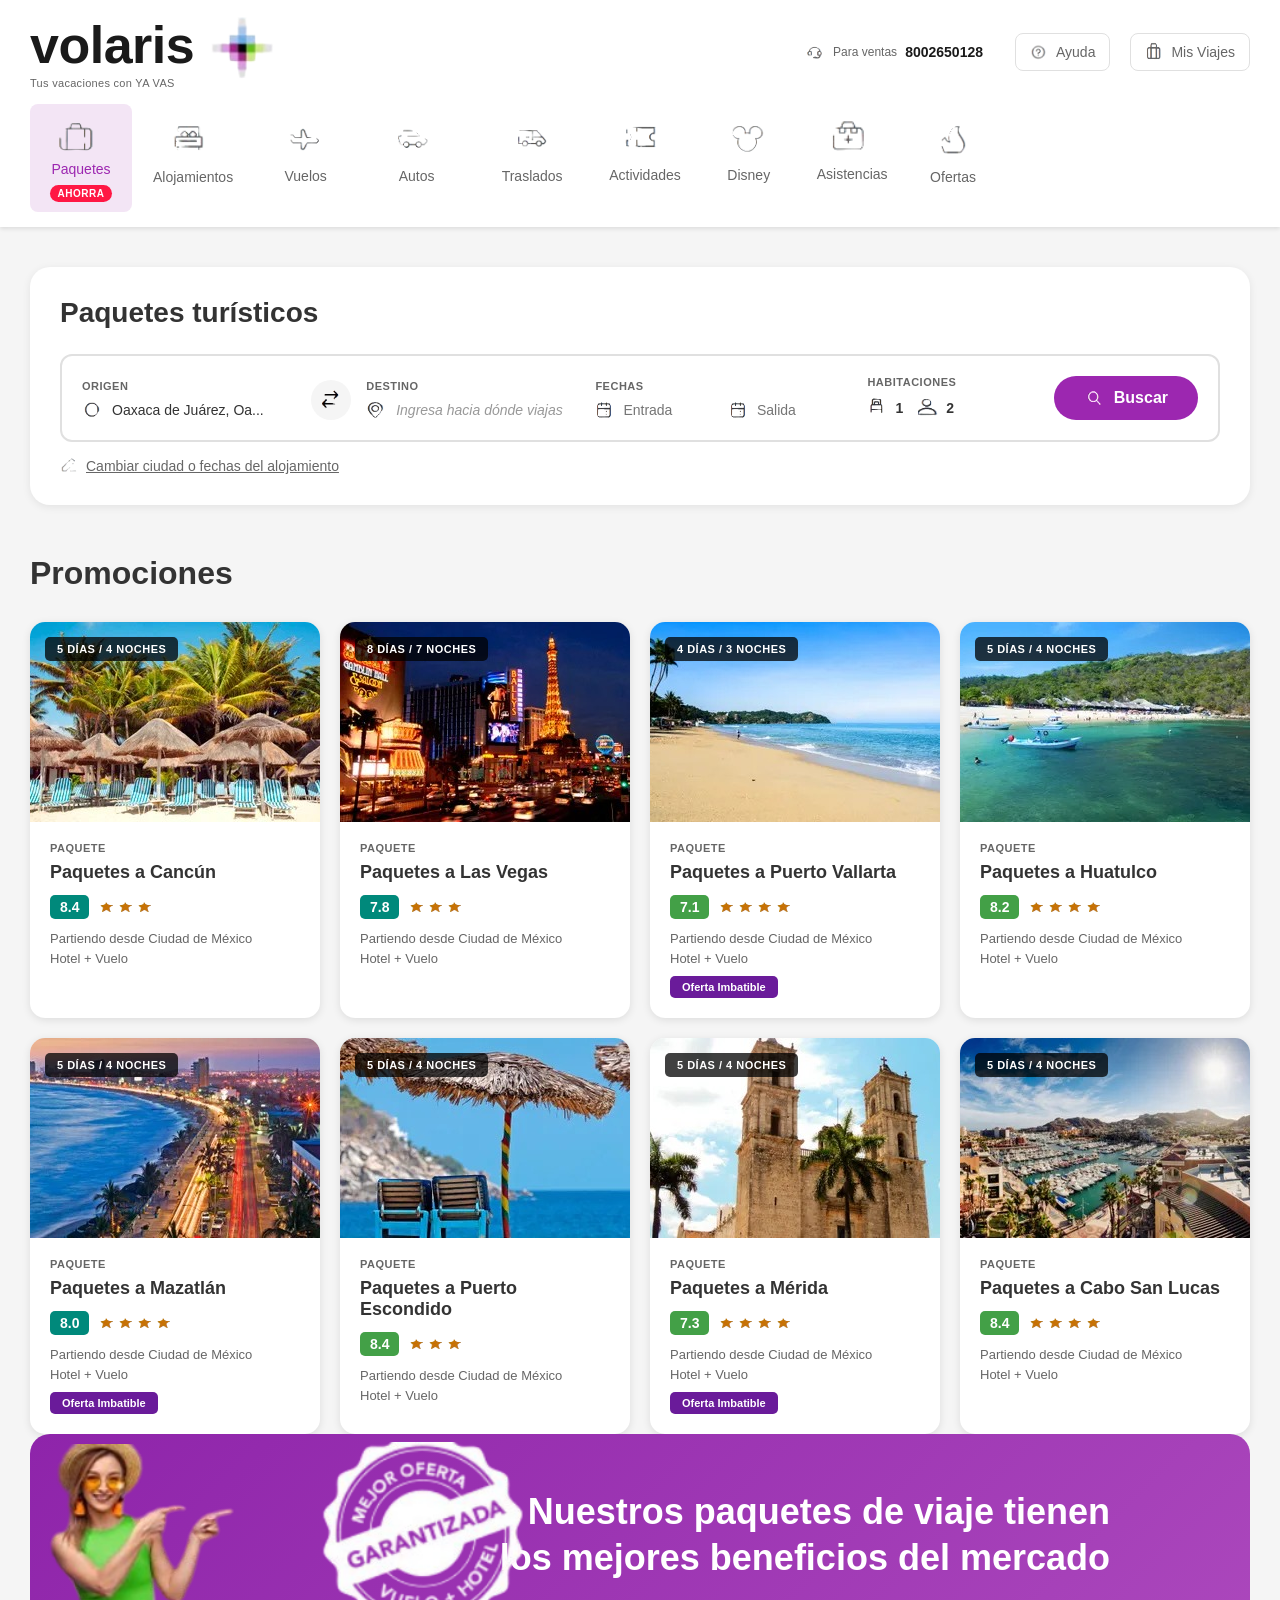
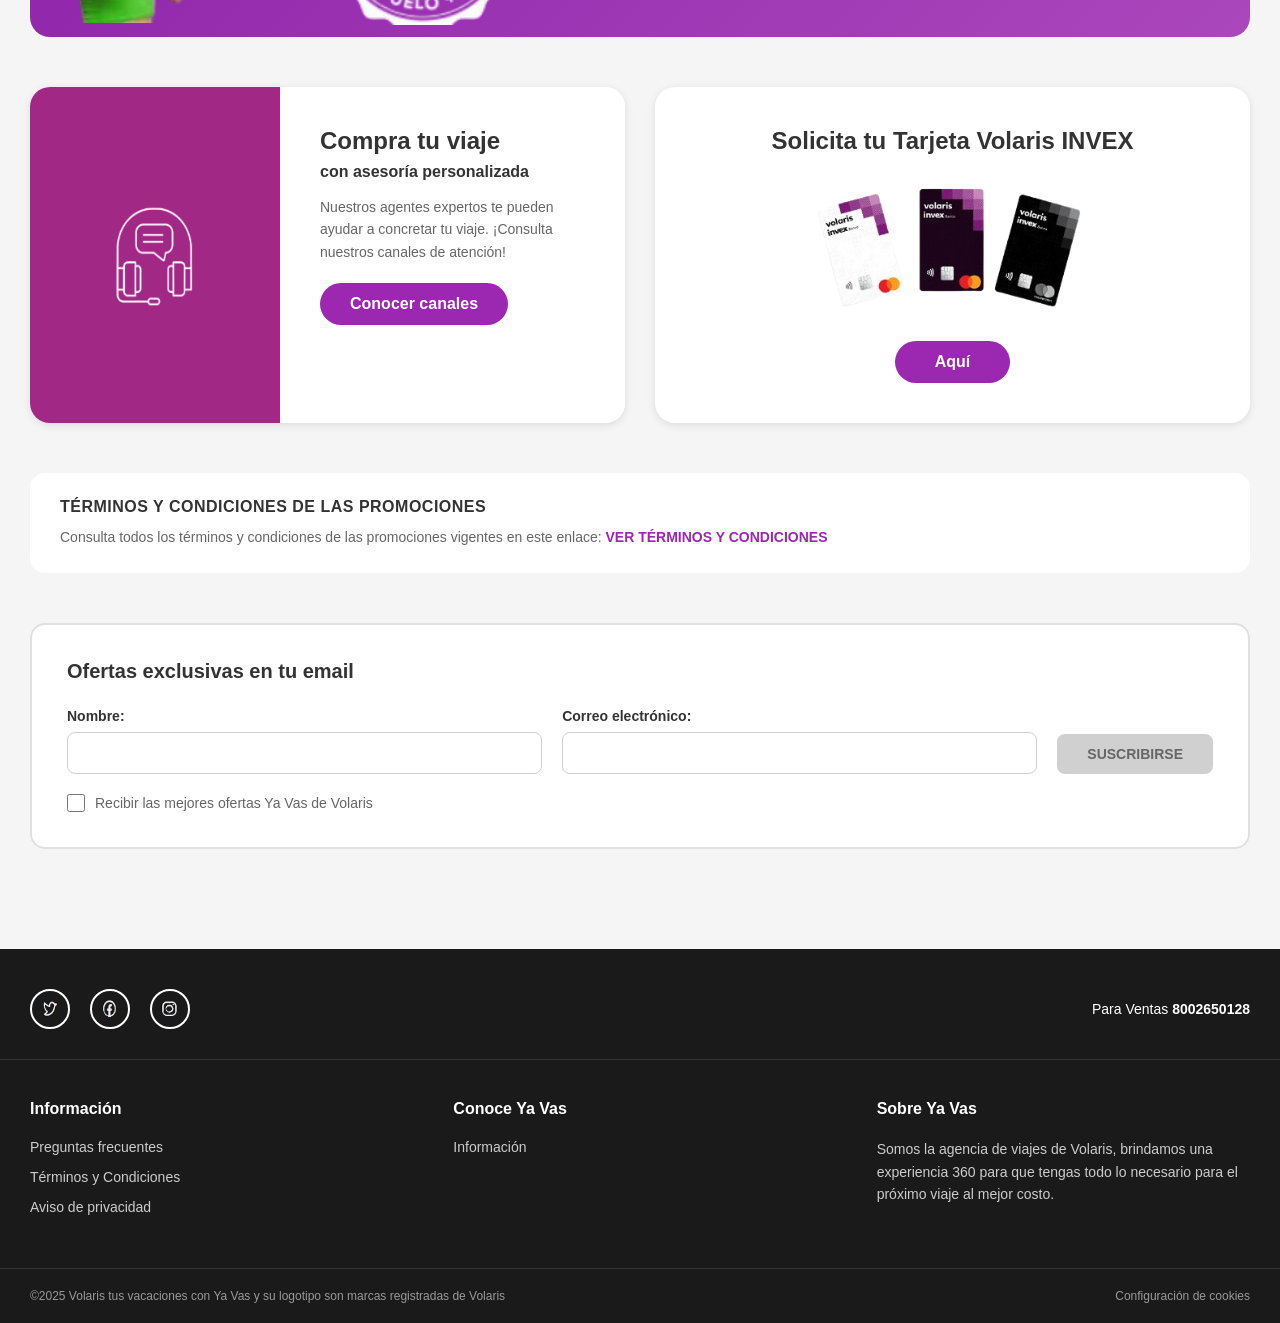
<file: vuelo-hotel/index.html>
<!DOCTYPE html>
<html lang="es">
<head>
    <meta charset="UTF-8">
    <meta name="viewport" content="width=device-width, initial-scale=1.0">
    <title>Volaris</title>
    <link rel="stylesheet" href="styles.css">
</head>
<body>
    <header>
        <nav class="navbar">
            <div class="navbar-superior">
                <div class="logo">
                    <div class="logo-texto">
                        <span class="volaris-text">volaris</span>
                        <span class="slogan">Tus vacaciones con YA VAS</span>
                    </div>
                    <div class="logo-img">
                        <img src="img/image-volaris-logo.png">
                    </div>
                </div>

                <div class="opciones-derecha">
                    <div class="info-ventas">
                        <div class="icono-telefono">
                            <img src="img/image-audifonos.png">
                        </div>
                        <span class="texto-ventas">Para ventas</span>
                        <span class="numero-telefono">8002650128</span>
                    </div>
                    <div class="boton-ayuda">
                        <div class="icono-ayuda">
                            <img src="img/image-signointerrogacion.png">
                        </div>
                        <span>Ayuda</span>
                    </div>
                    <div class="boton-viajes">
                        <div class="icono-maleta">
                            <img src="img/image-maleta.png">
                        </div>
                        <span>Mis Viajes</span>
                    </div>
                </div>
            </div>

            <ul class="menu-navegacion">
                <li class="menu-item activo">
                    <a href="#">
                        <div class="icono-menu">
                            <img src="img/image-paquete.png">
                        </div>
                        <span>Paquetes</span>
                        <span class="badge-ahorra">Ahorra</span>
                    </a>
                </li>
                <li class="menu-item">
                    <a href="#">
                        <div class="icono-menu">
                            <img src="img/image-alojamiento.png">
                        </div>
                        <span>Alojamientos</span>
                    </a>
                </li>
                <li class="menu-item">
                    <a href="#">
                        <div class="icon-av">
                            <div class="icono-menu">
                            <img src="img/image-vuelos.png">
                            </div>
                        </div>
                        <span>Vuelos</span>
                    </a>
                </li>
                <li class="menu-item">
                    <a href="#">
                        <div class="icon-autos">
                            <div class="icono-menu">
                                <img src="img/image-autos.png">
                            </div>
                        </div>
                        <span>Autos</span>
                    </a>
                </li>
                <li class="menu-item">
                    <a href="#">
                        <div class="icon-tralados">
                            <div class="icono-menu">
                            <img src="img/image-traslados.png">
                            </div>
                        </div>
                        <span>Traslados</span>
                    </a>
                </li>
                <li class="menu-item">
                    <a href="#">
                        <div class="act">
                            <div class="icono-menu">
                            <img src="img/image-actividades.png">
                            </div>
                        </div>
                        <span>Actividades</span>
                    </a>
                </li>
                <li class="menu-item">
                    <a href="#">
                        <div class="icon-disney">
                            <div class="icono-menu">
                            <img src="img/image-disney.png">
                            </div>
                        </div>
                        <span>Disney</span>
                    </a>
                </li>
                <li class="menu-item">
                    <a href="#">
                        <div class="icono-menu">
                            <img src="img/image-asistencias.png">
                        </div>
                        <span>Asistencias</span>
                    </a>
                </li>
                <li class="menu-item">
                    <a href="#">
                        <div class="icon-ofertas">
                            <div class="icono-menu">
                            <img src="img/image-ofertas.png">
                            </div>
                        </div>
                        <span>Ofertas</span>
                    </a>
                </li>
            </ul>
        </nav>
    </header>

    <main>
        <section class="seccion-busqueda">
            <h2 class="titulo-seccion">Paquetes turísticos</h2>
            
            <div class="contenedor-busqueda">
                <div class="formulario-busqueda">
                    <div class="campo-origen">
                        <span class="etiqueta-campo">ORIGEN</span>
                        <div class="input-wrapper">
                            <div class="icono-ubicacion">
                                <img src="img/image-circulo.png">
                            </div>
                            <input type="text" placeholder="Oaxaca de Juárez, Oa..." value="Oaxaca de Juárez, Oa...">
                        </div>
                    </div>

                    <div class="boton-intercambio">
                        <img src="img/image-flechas.png">
                    </div>

                    <div class="campo-destino">
                        <span class="etiqueta-campo">DESTINO</span>
                        <div class="input-wrapper">
                            <div class="icono-ubicacion">
                                <img src="img/image-ubi.png">
                            </div>
                            <input type="text" placeholder="Ingresa hacia dónde viajas">
                        </div>
                    </div>

                    <div class="campo-fechas">
                        <span class="etiqueta-campo">FECHAS</span>
                        <div class="contenedor-fechas">
                            <div class="fecha-entrada">
                                <div class="icono-calendario">
                                    <img src="img/image-calendario.png">
                                </div>
                                <input type="text" placeholder="Entrada">
                            </div>
                            <div class="fecha-salida">
                                <div class="icono-calendario">
                                    <img src="img/image-calendario.png">
                                </div>
                                <input type="text" placeholder="Salida">
                            </div>
                        </div>
                    </div>

                    <div class="campo-habitaciones">
                        <span class="etiqueta-campo">HABITACIONES</span>
                        <div class="contenedor-habitaciones">
                            <div class="habitacion-item">
                                <div class="icono-habitacion">
                                    <img src="img/image-habitacion.png">
                                </div>
                                <span>1</span>
                            </div>
                            <div class="persona-item">
                                <div class="icono-persona">
                                    <img src="img/image-persona.png">
                                </div>
                                <span>2</span>
                            </div>
                        </div>
                    </div>

                    <button class="boton-buscar">
                        <img src="img/image-buscar.png">
                        Buscar
                    </button>
                </div>

                <div class="cambiar-busqueda">
                    <img src="img/image-editar.png">
                    <span>Cambiar ciudad o fechas del alojamiento</span>
                </div>
            </div>
        </section>

        <section class="seccion-promociones">
            <h2 class="titulo-promociones">Promociones</h2>

            <div class="grid-paquetes">
                <div class="tarjeta-paquete">
                    <div class="imagen-paquete">
                        <img src="img/canncu.jpeg">
                        <span class="duracion">5 DÍAS / 4 NOCHES</span>
                    </div>
                    <div class="info-paquete">
                        <span class="tipo-paquete">PAQUETE</span>
                        <h3 class="titulo-paquete">Paquetes a Cancún</h3>
                        <div class="calificacion">
                            <span class="numero-calif">8.4</span>
                            <div class="estrellas">
                                <img src="img/image-estrella.png">
                                <img src="img/image-estrella.png">
                                <img src="img/image-estrella.png">
                            </div>
                        </div>
                        <p class="partiendo">Partiendo desde Ciudad de México</p>
                        <p class="incluye">Hotel + Vuelo</p>
                    </div>
                </div>

                <div class="tarjeta-paquete">
                    <div class="imagen-paquete">
                        <img src="img/lasvegas.jpeg">
                        <span class="duracion">8 DÍAS / 7 NOCHES</span>
                    </div>
                    <div class="info-paquete">
                        <span class="tipo-paquete">PAQUETE</span>
                        <h3 class="titulo-paquete">Paquetes a Las Vegas</h3>
                        <div class="calificacion">
                            <span class="numero-calif">7.8</span>
                            <div class="estrellas">
                                <img src="img/image-estrella.png">
                                <img src="img/image-estrella.png">
                                <img src="img/image-estrella.png">
                            </div>
                        </div>
                        <p class="partiendo">Partiendo desde Ciudad de México</p>
                        <p class="incluye">Hotel + Vuelo</p>
                    </div>
                </div>

                <div class="tarjeta-paquete">
                    <div class="imagen-paquete">
                        <img src="img/puertovallarta.jpeg">
                        <span class="duracion">4 DÍAS / 3 NOCHES</span>
                    </div>
                    <div class="info-paquete">
                        <span class="tipo-paquete">PAQUETE</span>
                        <h3 class="titulo-paquete">Paquetes a Puerto Vallarta</h3>
                        <div class="calificacion">
                            <span class="numero-calif calificacion-alta">7.1</span>
                            <div class="estrellas">
                                <img src="img/image-estrella.png">
                                <img src="img/image-estrella.png">
                                <img src="img/image-estrella.png">
                                <img src="img/image-estrella.png">
                            </div>
                        </div>
                        <p class="partiendo">Partiendo desde Ciudad de México</p>
                        <p class="incluye">Hotel + Vuelo</p>
                        <span class="oferta-imbatible">Oferta Imbatible</span>
                    </div>
                </div>

                <div class="tarjeta-paquete">
                    <div class="imagen-paquete">
                        <img src="img/huatulco.jpeg">
                        <span class="duracion">5 DÍAS / 4 NOCHES</span>
                    </div>
                    <div class="info-paquete">
                        <span class="tipo-paquete">PAQUETE</span>
                        <h3 class="titulo-paquete">Paquetes a Huatulco</h3>
                        <div class="calificacion">
                            <span class="numero-calif calificacion-alta">8.2</span>
                            <div class="estrellas">
                                <img src="img/image-estrella.png">
                                <img src="img/image-estrella.png">
                                <img src="img/image-estrella.png">
                                <img src="img/image-estrella.png">
                            </div>
                        </div>
                        <p class="partiendo">Partiendo desde Ciudad de México</p>
                        <p class="incluye">Hotel + Vuelo</p>
                    </div>
                </div>

                <div class="tarjeta-paquete">
                    <div class="imagen-paquete">
                        <img src="img/mazatlan.jpeg">
                        <span class="duracion">5 DÍAS / 4 NOCHES</span>
                    </div>
                    <div class="info-paquete">
                        <span class="tipo-paquete">PAQUETE</span>
                        <h3 class="titulo-paquete">Paquetes a Mazatlán</h3>
                        <div class="calificacion">
                            <span class="numero-calif calificacion-excelente">8.0</span>
                            <div class="estrellas">
                                <img src="img/image-estrella.png">
                                <img src="img/image-estrella.png">
                                <img src="img/image-estrella.png">
                                <img src="img/image-estrella.png">
                            </div>
                        </div>
                        <p class="partiendo">Partiendo desde Ciudad de México</p>
                        <p class="incluye">Hotel + Vuelo</p>
                        <span class="oferta-imbatible">Oferta Imbatible</span>
                    </div>
                </div>

                <div class="tarjeta-paquete">
                    <div class="imagen-paquete">
                        <img src="img/ptoescondido.jpeg">
                        <span class="duracion">5 DÍAS / 4 NOCHES</span>
                    </div>
                    <div class="info-paquete">
                        <span class="tipo-paquete">PAQUETE</span>
                        <h3 class="titulo-paquete">Paquetes a Puerto Escondido</h3>
                        <div class="calificacion">
                            <span class="numero-calif calificacion-alta">8.4</span>
                            <div class="estrellas">
                                <img src="img/image-estrella.png">
                                <img src="img/image-estrella.png">
                                <img src="img/image-estrella.png">
                            </div>
                        </div>
                        <p class="partiendo">Partiendo desde Ciudad de México</p>
                        <p class="incluye">Hotel + Vuelo</p>
                    </div>
                </div>

                <div class="tarjeta-paquete">
                    <div class="imagen-paquete">
                        <img src="img/merida.jpeg">
                        <span class="duracion">5 DÍAS / 4 NOCHES</span>
                    </div>
                    <div class="info-paquete">
                        <span class="tipo-paquete">PAQUETE</span>
                        <h3 class="titulo-paquete">Paquetes a Mérida</h3>
                        <div class="calificacion">
                            <span class="numero-calif calificacion-alta">7.3</span>
                            <div class="estrellas">
                                <img src="img/image-estrella.png">
                                <img src="img/image-estrella.png">
                                <img src="img/image-estrella.png">
                                <img src="img/image-estrella.png">
                            </div>
                        </div>
                        <p class="partiendo">Partiendo desde Ciudad de México</p>
                        <p class="incluye">Hotel + Vuelo</p>
                        <span class="oferta-imbatible">Oferta Imbatible</span>
                    </div>
                </div>

                <div class="tarjeta-paquete">
                    <div class="imagen-paquete">
                        <img src="img/cabosanlicas.jpeg">
                        <span class="duracion">5 DÍAS / 4 NOCHES</span>
                    </div>
                    <div class="info-paquete">
                        <span class="tipo-paquete">PAQUETE</span>
                        <h3 class="titulo-paquete">Paquetes a Cabo San Lucas</h3>
                        <div class="calificacion">
                            <span class="numero-calif calificacion-alta">8.4</span>
                            <div class="estrellas">
                                <img src="img/image-estrella.png">
                                <img src="img/image-estrella.png">
                                <img src="img/image-estrella.png">
                                <img src="img/image-estrella.png">
                            </div>
                        </div>
                        <p class="partiendo">Partiendo desde Ciudad de México</p>
                        <p class="incluye">Hotel + Vuelo</p>
                    </div>
                </div>
            </div>
        </section>

        <section class="seccion-banner">
            <div class="banner-promocional">
                <div class="imagen-banner">
                    <img src="img/image-mujer.png">
                </div>
                <div class="sello-garantia">
                    <img src="img/image-garantizada.png">
                </div>
                <div class="texto-banner">
                    <h2>Nuestros paquetes de viaje tienen</h2>
                    <h2>los mejores beneficios del mercado</h2>
                </div>
            </div>
        </section>

        <section class="seccion-informacion">
            <div class="tarjeta-asesoria">
                <div class="icono-asesoria">
                    <img src="img/image-auf.png">
                </div>
                <div class="contenido-asesoria">
                    <h3>Compra tu viaje</h3>
                    <p class="subtitulo-asesoria">con asesoría personalizada</p>
                    <p class="descripcion-asesoria">Nuestros agentes expertos te pueden ayudar a concretar tu viaje. ¡Consulta nuestros canales de atención!</p>
                    <button class="boton-canales">Conocer canales</button>
                </div>
            </div>

            <div class="tarjeta-invex">
                <div class="contenido-invex">
                    <h3>Solicita tu Tarjeta Volaris INVEX</h3>
                    <div class="imagen-tarjetas">
                        <img src="img/image-tarjetas.png">
                    </div>
                    <button class="boton-aqui">Aquí</button>
                </div>
            </div>
        </section>

        <section class="seccion-terminos">
            <h3 class="titulo-terminos">TÉRMINOS Y CONDICIONES DE LAS PROMOCIONES</h3>
            <p class="texto-terminos">Consulta todos los términos y condiciones de las promociones vigentes en este enlace: <a href="#">VER TÉRMINOS Y CONDICIONES</a></p>
        </section>

        <section class="seccion-suscripcion">
            <div class="contenedor-suscripcion">
                <h3 class="titulo-suscripcion">Ofertas exclusivas en tu email</h3>
                <div class="formulario-suscripcion">
                    <div class="campo-nombre">
                        <label>Nombre:</label>
                        <input type="text" placeholder="">
                    </div>
                    <div class="campo-email">
                        <label>Correo electrónico:</label>
                        <input type="email" placeholder="">
                    </div>
                    <button class="boton-suscribirse">SUSCRIBIRSE</button>
                </div>
                <div class="checkbox-ofertas">
                    <input type="checkbox" id="ofertas">
                    <label for="ofertas">Recibir las mejores ofertas Ya Vas de Volaris</label>
                </div>
            </div>
        </section>
    </main>

    <footer>
        <div class="footer-superior">
            <div class="redes-sociales">
                <a href="#" class="red-social">
                    <img src="img/image-x.png">
                </a>
                <a href="#" class="red-social">
                    <img src="img/image-twiter.png">
                </a>
                <a href="#" class="red-social">
                    <img src="img/image-facebook.png">
                </a>
            </div>
            <div class="telefono-footer">
                <span>Para Ventas <strong>8002650128</strong></span>
            </div>
        </div>

        <div class="footer-contenido">
            <div class="columna-footer">
                <h4>Información</h4>
                <ul>
                    <li><a href="#">Preguntas frecuentes</a></li>
                    <li><a href="#">Términos y Condiciones</a></li>
                    <li><a href="#">Aviso de privacidad</a></li>
                </ul>
            </div>

            <div class="columna-footer">
                <h4>Conoce Ya Vas</h4>
                <ul>
                    <li><a href="#">Información</a></li>
                </ul>
            </div>

            <div class="columna-footer">
                <h4>Sobre Ya Vas</h4>
                <p>Somos la agencia de viajes de Volaris, brindamos una experiencia 360 para que tengas todo lo necesario para el próximo viaje al mejor costo.</p>
            </div>
        </div>

        <div class="footer-inferior">
            <p>©2025 Volaris tus vacaciones con Ya Vas y su logotipo son marcas registradas de Volaris</p>
            <a href="#">Configuración de cookies</a>
        </div>
    </footer>
</body>
</html>
</file>
<file: vuelo-hotel/styles.css>
* {
    margin: 0;
    padding: 0;
    box-sizing: border-box;
}

body {
    font-family: Arial, sans-serif;
    background-color: #f5f5f5;
}

header {
    width: 100%;
    background-color: #ffffff;
    box-shadow: 0 2px 4px rgba(0, 0, 0, 0.1);
    position: relative;
}

.navbar {
    width: 100%;
    max-width: 1400px;
    margin: 0 auto;
    display: flex;
    flex-direction: column; 
    align-items: center;    
    padding: 15px 30px;
    position: relative;
}

.navbar-superior {
    width: 100%;
    display: flex;
    align-items: center;
    justify-content: space-between;
    margin-bottom: 15px;
}

.logo {
    display: flex;
    align-items: center;
    gap: 12px;
    position: relative;
}

.logo-img {
    position: relative;
}

.logo-img img {
    width: 80px;
}

.logo-texto {
    display: flex;
    flex-direction: column;
    gap: 2px;
    position: relative;
}

.volaris-text {
    font-size: 52px;
    font-weight: 700;
    color: #1a1a1a;
    letter-spacing: -0.5px;
}

.slogan {
    font-size: 11px;
    color: #666666;
    font-weight: 500;
    letter-spacing: 0.3px;
}

.menu-navegacion {
    list-style: none;
    display: flex;
    gap: 5px;
    position: relative;
    width: 100%; 
}

.menu-item {
    position: relative;
}

.menu-item a {
    display: flex;
    flex-direction: column;
    align-items: center;
    text-decoration: none;
    color: #666666;
    font-weight: 500;
    font-size: 14px;
    padding: 10px 16px;
    position: relative;
    border-radius: 8px;
    transition: all 0.3s ease;
    gap: 8px;
}

.icono-menu {
    display: flex;
    align-items: center;
    position: relative;
}

.icono-menu img {
    width: 70px;

}

.icon-av img{
    width: 71px;
}

.icon-autos img{
    width: 77px;
}

.icon-tralados img{
    width: 80px;
}

.icon-act img{
    width: 73px;
}

.icon-men img{
    width: 63px;
}

.icon-disney img{
    width: 62px;
}

.icon-asistencias img{
    width: 73px;
}

.icon-ofertas img{
    width: 57px;
}

.badge-ahorra {
    background-color: #FF1744;
    color: #ffffff;
    font-size: 10px;
    font-weight: 700;
    padding: 3px 8px;
    border-radius: 12px;
    text-transform: uppercase;
    letter-spacing: 0.5px;

}

.menu-item.activo a {
    color: #9C27B0;
    background-color: #f3e5f5;
}

.menu-item:hover a {
    color: #9C27B0;
    background-color: #fafafa;
}

.opciones-derecha {
    display: flex;
    align-items: center;
    gap: 20px;
    position: relative;
}

.info-ventas {
    display: flex;
    align-items: center;
    gap: 8px;
    position: relative;
    padding: 8px 12px;
    border-radius: 8px;
}

.icono-telefono {
    display: flex;
    align-items: center;
    position: relative;
}

.icono-telefono img {
    width: 20px;
    height: 20px;
}

.texto-ventas {
    font-size: 12px;
    color: #666666;
    font-weight: 400;
}

.numero-telefono {
    font-size: 14px;
    color: #1a1a1a;
    font-weight: 700;
}

.boton-ayuda,
.boton-viajes {
    display: flex;
    align-items: center;
    gap: 6px;
    padding: 8px 14px;
    border-radius: 8px;
    cursor: pointer;
    transition: all 0.3s ease;
    position: relative;
}

.boton-ayuda {
    border: 1px solid #e0e0e0;
}

.boton-viajes {
    border: 1px solid #e0e0e0;
}

.boton-ayuda:hover,
.boton-viajes:hover {
    background-color: #fafafa;
}

.icono-ayuda,
.icono-maleta {
    display: flex;
    align-items: center;
    position: relative;
}

.icono-ayuda img,
.icono-maleta img {
    width: 20px;
    height: 20px;
}

.boton-ayuda span,
.boton-viajes span {
    font-size: 14px;
    color: #666666;
    font-weight: 500;
}













main {
    width: 100%;
    max-width: 1400px;
    margin: 0 auto;
    padding: 40px 30px;
}

.seccion-busqueda {
    background-color: #ffffff;
    border-radius: 20px;
    padding: 30px;
    margin-bottom: 50px;
    box-shadow: 0 2px 8px rgba(0, 0, 0, 0.08);
}

.titulo-seccion {
    font-size: 28px;
    font-weight: 600;
    color: #333333;
    margin-bottom: 25px;
}

.contenedor-busqueda {
    position: relative;
}

.formulario-busqueda {
    display: flex;
    align-items: flex-end;
    gap: 15px;
    border: 2px solid #e0e0e0;
    border-radius: 12px;
    padding: 20px;
    background-color: #ffffff;
}

.etiqueta-campo {
    font-size: 11px;
    font-weight: 600;
    color: #666666;
    display: block;
    margin-bottom: 8px;
    letter-spacing: 0.5px;
}

.campo-origen,
.campo-destino {
    flex: 1;
}

.input-wrapper {
    display: flex;
    align-items: center;
    gap: 10px;
    position: relative;
}

.icono-ubicacion {
    display: flex;
    align-items: center;
}

.icono-ubicacion img {
    width: 20px;
    height: 20px;
}

.input-wrapper input {
    border: none;
    outline: none;
    font-size: 14px;
    color: #333333;
    width: 100%;
}

.input-wrapper input::placeholder {
    color: #999999;
    font-style: italic;
}

.boton-intercambio {
    display: flex;
    align-items: center;
    justify-content: center;
    width: 40px;
    height: 40px;
    background-color: #f5f5f5;
    border-radius: 50%;
    cursor: pointer;
    transition: all 0.3s ease;
}

.boton-intercambio:hover {
    background-color: #e0e0e0;
}

.boton-intercambio img {
    width: 24px;
    height: 24px;
}

.campo-fechas {
    flex: 1.2;
}

.contenedor-fechas {
    display: flex;
    gap: 10px;
}

.fecha-entrada,
.fecha-salida {
    display: flex;
    align-items: center;
    gap: 8px;
    flex: 1;
}

.icono-calendario {
    display: flex;
    align-items: center;
}

.icono-calendario img {
    width: 20px;
    height: 20px;
}

.fecha-entrada input,
.fecha-salida input {
    border: none;
    outline: none;
    font-size: 14px;
    color: #333333;
    width: 100%;
}

.campo-habitaciones {
    flex: 0.8;
}

.contenedor-habitaciones {
    display: flex;
    gap: 15px;
}

.habitacion-item,
.persona-item {
    display: flex;
    align-items: center;
    gap: 8px;
}

.icono-habitacion img,
.icono-persona img {
    width: 20px;
    height: 20px;
}

.habitacion-item span,
.persona-item span {
    font-size: 14px;
    font-weight: 600;
    color: #333333;
}

.boton-buscar {
    background-color: #9C27B0;
    color: #ffffff;
    border: none;
    border-radius: 25px;
    padding: 12px 30px;
    font-size: 16px;
    font-weight: 600;
    cursor: pointer;
    display: flex;
    align-items: center;
    gap: 10px;
    transition: all 0.3s ease;
}

.boton-buscar:hover {
    background-color: #7B1FA2;
}

.boton-buscar img {
    width: 20px;
    height: 20px;
}

.cambiar-busqueda {
    display: flex;
    align-items: center;
    gap: 8px;
    margin-top: 15px;
    cursor: pointer;
}

.cambiar-busqueda img {
    width: 18px;
    height: 18px;
}

.cambiar-busqueda span {
    font-size: 14px;
    color: #666666;
    text-decoration: underline;
}

.seccion-promociones {
    position: relative;
}

.titulo-promociones {
    font-size: 32px;
    font-weight: 600;
    color: #333333;
    margin-bottom: 30px;
}

.grid-paquetes {
    display: grid;
    grid-template-columns: repeat(4, 1fr);
    gap: 20px;
}

.tarjeta-paquete {
    background-color: #ffffff;
    border-radius: 15px;
    overflow: hidden;
    box-shadow: 0 2px 8px rgba(0, 0, 0, 0.1);
    transition: all 0.3s ease;
    cursor: pointer;
}

.tarjeta-paquete:hover {
    transform: translateY(-5px);
    box-shadow: 0 4px 16px rgba(0, 0, 0, 0.15);
}

.imagen-paquete {
    position: relative;
    width: 100%;
    height: 200px;
    overflow: hidden;
}

.imagen-paquete img {
    width: 100%;
    height: 100%;
    object-fit: cover;
}

.duracion {
    position: absolute;
    top: 15px;
    left: 15px;
    background-color: rgba(0, 0, 0, 0.75);
    color: #ffffff;
    font-size: 11px;
    font-weight: 700;
    padding: 6px 12px;
    border-radius: 5px;
    letter-spacing: 0.5px;
}

.info-paquete {
    padding: 20px;
    position: relative;
}

.tipo-paquete {
    font-size: 11px;
    font-weight: 600;
    color: #666666;
    letter-spacing: 0.5px;
    display: block;
    margin-bottom: 8px;
}

.titulo-paquete {
    font-size: 18px;
    font-weight: 600;
    color: #333333;
    margin-bottom: 12px;
}

.calificacion {
    display: flex;
    align-items: center;
    gap: 10px;
    margin-bottom: 12px;
}

.numero-calif {
    background-color: #00897B;
    color: #ffffff;
    font-size: 14px;
    font-weight: 700;
    padding: 4px 10px;
    border-radius: 5px;
}

.calificacion-alta {
    background-color: #43A047;
}

.calificacion-excelente {
    background-color: #00897B;
}

.estrellas {
    display: flex;
    gap: 3px;
}

.estrellas img {
    width: 16px;
    height: 16px;
}

.partiendo {
    font-size: 13px;
    color: #666666;
    margin-bottom: 5px;
}

.incluye {
    font-size: 13px;
    color: #666666;
    margin-bottom: 10px;
}

.oferta-imbatible {
    background-color: #6A1B9A;
    color: #ffffff;
    font-size: 11px;
    font-weight: 700;
    padding: 5px 12px;
    border-radius: 5px;
    display: inline-block;
    text-transform: capitalize;
}

@media (max-width: 1200px) {
    .menu-navegacion {
        gap: 2px;
    }
    
    .menu-item a {
        padding: 8px 12px;
        font-size: 13px;
    }

    .grid-paquetes {
        grid-template-columns: repeat(3, 1fr);
    }
}

@media (max-width: 992px) {
    .navbar {
        flex-wrap: wrap;
    }
    
    .menu-navegacion {
        order: 3;
        width: 100%;
        margin-top: 15px;
        justify-content: center;
    }

    .grid-paquetes {
        grid-template-columns: repeat(2, 1fr);
    }

    .formulario-busqueda {
        flex-wrap: wrap;
    }
}

@media (max-width: 768px) {
    .grid-paquetes {
        grid-template-columns: 1fr;
    }
}

.seccion-banner {
    margin-bottom: 50px;
}

.banner-promocional {
    background: linear-gradient(135deg, #8E24AA 0%, #AB47BC 100%);
    border-radius: 20px;
    padding: 10px;
    display: flex;
    align-items: center;
    justify-content: space-between;
    position: relative;
    overflow: hidden;
}

.imagen-banner {
    position: relative;
    z-index: 2;
}

.imagen-banner img {
    width: 200px;
    height: auto;
}

.sello-garantia {
    position: absolute;
    left: 280px;
    top: 50%;
    transform: translateY(-50%);
    z-index: 3;
}

.sello-garantia img {
    width: 250px;
}

.texto-banner {
    flex: 1;
    text-align: end;
    z-index: 2;
    position: relative;
    right: 130px;
}

.texto-banner h2 {
    font-size: 36px;
    font-weight: 700;
    color: #ffffff;
    line-height: 1.3;
}

.seccion-informacion {
    display: grid;
    grid-template-columns: 1fr 1fr;
    gap: 30px;
    margin-bottom: 50px;
}

.tarjeta-asesoria {
    background-color: #ffffff;
    border-radius: 20px;
    padding: 0;
    display: flex;
    gap: 0;
    box-shadow: 0 2px 8px rgba(0, 0, 0, 0.1);
    overflow: hidden;
    position: relative;
}

.icono-asesoria {
    flex-shrink: 0;
    display: flex;
    align-items: center;
    justify-content: center;
    background-color: #a22886;
    width: 250px;
    position: relative;
    padding: 40px;
}

.curva-svg {
    position: absolute;
    right: -100px;
    top: 0;
    height: 100%;
    width: 200px;
}

.icono-asesoria img {
    width: 120px;
    height: 120px;
    position: relative;
    z-index: 2;
}

.contenido-asesoria {
    flex: 1;
    padding: 40px;
    background-color: #ffffff;
}

.contenido-asesoria h3 {
    font-size: 24px;
    font-weight: 600;
    color: #333333;
    margin-bottom: 8px;
}

.subtitulo-asesoria {
    font-size: 16px;
    font-weight: 600;
    color: #333333;
    margin-bottom: 15px;
}

.descripcion-asesoria {
    font-size: 14px;
    color: #666666;
    line-height: 1.6;
    margin-bottom: 20px;
}

.boton-canales {
    background-color: #9C27B0;
    color: #ffffff;
    border: none;
    border-radius: 25px;
    padding: 12px 30px;
    font-size: 16px;
    font-weight: 600;
    cursor: pointer;
    transition: all 0.3s ease;
}

.boton-canales:hover {
    background-color: #7B1FA2;
}

.tarjeta-invex {
    background-color: #ffffff;
    border-radius: 20px;
    padding: 40px;
    display: flex;
    align-items: center;
    justify-content: center;
    box-shadow: 0 2px 8px rgba(0, 0, 0, 0.1);
}

.contenido-invex {
    text-align: center;
}

.contenido-invex h3 {
    font-size: 24px;
    font-weight: 600;
    color: #333333;
    margin-bottom: 25px;
}

.imagen-tarjetas {
    margin-bottom: 25px;
}

.imagen-tarjetas img {
    width: 300px;
    height: auto;
}

.boton-aqui {
    background-color: #9C27B0;
    color: #ffffff;
    border: none;
    border-radius: 25px;
    padding: 12px 40px;
    font-size: 16px;
    font-weight: 600;
    cursor: pointer;
    transition: all 0.3s ease;
}

.boton-aqui:hover {
    background-color: #7B1FA2;
}

.seccion-terminos {
    background-color: #ffffff;
    border-radius: 15px;
    padding: 25px 30px;
    margin-bottom: 50px;
}

.titulo-terminos {
    font-size: 16px;
    font-weight: 700;
    color: #333333;
    margin-bottom: 10px;
    letter-spacing: 0.5px;
}

.texto-terminos {
    font-size: 14px;
    color: #666666;
    line-height: 1.6;
}

.texto-terminos a {
    color: #9C27B0;
    font-weight: 600;
    text-decoration: none;
}

.texto-terminos a:hover {
    text-decoration: underline;
}

.seccion-suscripcion {
    margin-bottom: 60px;
}

.contenedor-suscripcion {
    background-color: #ffffff;
    border: 2px solid #e0e0e0;
    border-radius: 15px;
    padding: 35px;
}

.titulo-suscripcion {
    font-size: 20px;
    font-weight: 600;
    color: #333333;
    margin-bottom: 25px;
}

.formulario-suscripcion {
    display: grid;
    grid-template-columns: 1fr 1fr auto;
    gap: 20px;
    margin-bottom: 20px;
}

.campo-nombre label,
.campo-email label {
    display: block;
    font-size: 14px;
    font-weight: 600;
    color: #333333;
    margin-bottom: 8px;
}

.campo-nombre input,
.campo-email input {
    width: 100%;
    padding: 12px 15px;
    border: 1px solid #d0d0d0;
    border-radius: 8px;
    font-size: 14px;
    outline: none;
}

.campo-nombre input:focus,
.campo-email input:focus {
    border-color: #9C27B0;
}

.boton-suscribirse {
    background-color: #d0d0d0;
    color: #666666;
    border: none;
    border-radius: 8px;
    padding: 12px 30px;
    font-size: 14px;
    font-weight: 600;
    cursor: pointer;
    align-self: flex-end;
    transition: all 0.3s ease;
}

.boton-suscribirse:hover {
    background-color: #c0c0c0;
}

.checkbox-ofertas {
    display: flex;
    align-items: center;
    gap: 10px;
}

.checkbox-ofertas input[type="checkbox"] {
    width: 18px;
    height: 18px;
    cursor: pointer;
}

.checkbox-ofertas label {
    font-size: 14px;
    color: #666666;
    cursor: pointer;
}

footer {
    background-color: #1a1a1a;
    color: #ffffff;
    padding: 40px 0 20px;
}

.footer-superior {
    max-width: 1400px;
    margin: 0 auto;
    padding: 0 30px 30px;
    display: flex;
    justify-content: space-between;
    align-items: center;
    border-bottom: 1px solid #333333;
}

.redes-sociales {
    display: flex;
    gap: 20px;
}

.red-social {
    width: 40px;
    height: 40px;
    background-color: transparent;
    border: 2px solid #ffffff;
    border-radius: 50%;
    display: flex;
    align-items: center;
    justify-content: center;
    transition: all 0.3s ease;
}

.red-social:hover {
    background-color: #9C27B0;
    border-color: #9C27B0;
}

.red-social img {
    width: 20px;
    height: 20px;
}

.telefono-footer {
    font-size: 14px;
    color: #ffffff;
}

.telefono-footer strong {
    font-weight: 700;
}

.footer-contenido {
    max-width: 1400px;
    margin: 0 auto;
    padding: 40px 30px;
    display: grid;
    grid-template-columns: repeat(3, 1fr);
    gap: 50px;
}

.columna-footer h4 {
    font-size: 16px;
    font-weight: 600;
    color: #ffffff;
    margin-bottom: 20px;
}

.columna-footer ul {
    list-style: none;
}

.columna-footer ul li {
    margin-bottom: 12px;
}

.columna-footer ul li a {
    color: #cccccc;
    text-decoration: none;
    font-size: 14px;
    transition: all 0.3s ease;
}

.columna-footer ul li a:hover {
    color: #9C27B0;
}

.columna-footer p {
    font-size: 14px;
    color: #cccccc;
    line-height: 1.6;
}

.footer-inferior {
    max-width: 1400px;
    margin: 0 auto;
    padding: 20px 30px 0;
    border-top: 1px solid #333333;
    display: flex;
    justify-content: space-between;
    align-items: center;
}

.footer-inferior p {
    font-size: 12px;
    color: #999999;
}

.footer-inferior a {
    font-size: 12px;
    color: #999999;
    text-decoration: none;
}

.footer-inferior a:hover {
    color: #9C27B0;
    text-decoration: underline;
}

@media (max-width: 992px) {
    .seccion-informacion {
        grid-template-columns: 1fr;
    }

    .banner-promocional {
        flex-direction: column;
        text-align: center;
    }

    .sello-garantia {
        position: static;
        transform: none;
        margin: 20px 0;
    }

    .footer-contenido {
        grid-template-columns: 1fr;
    }

    .formulario-suscripcion {
        grid-template-columns: 1fr;
    }
}
</file>
